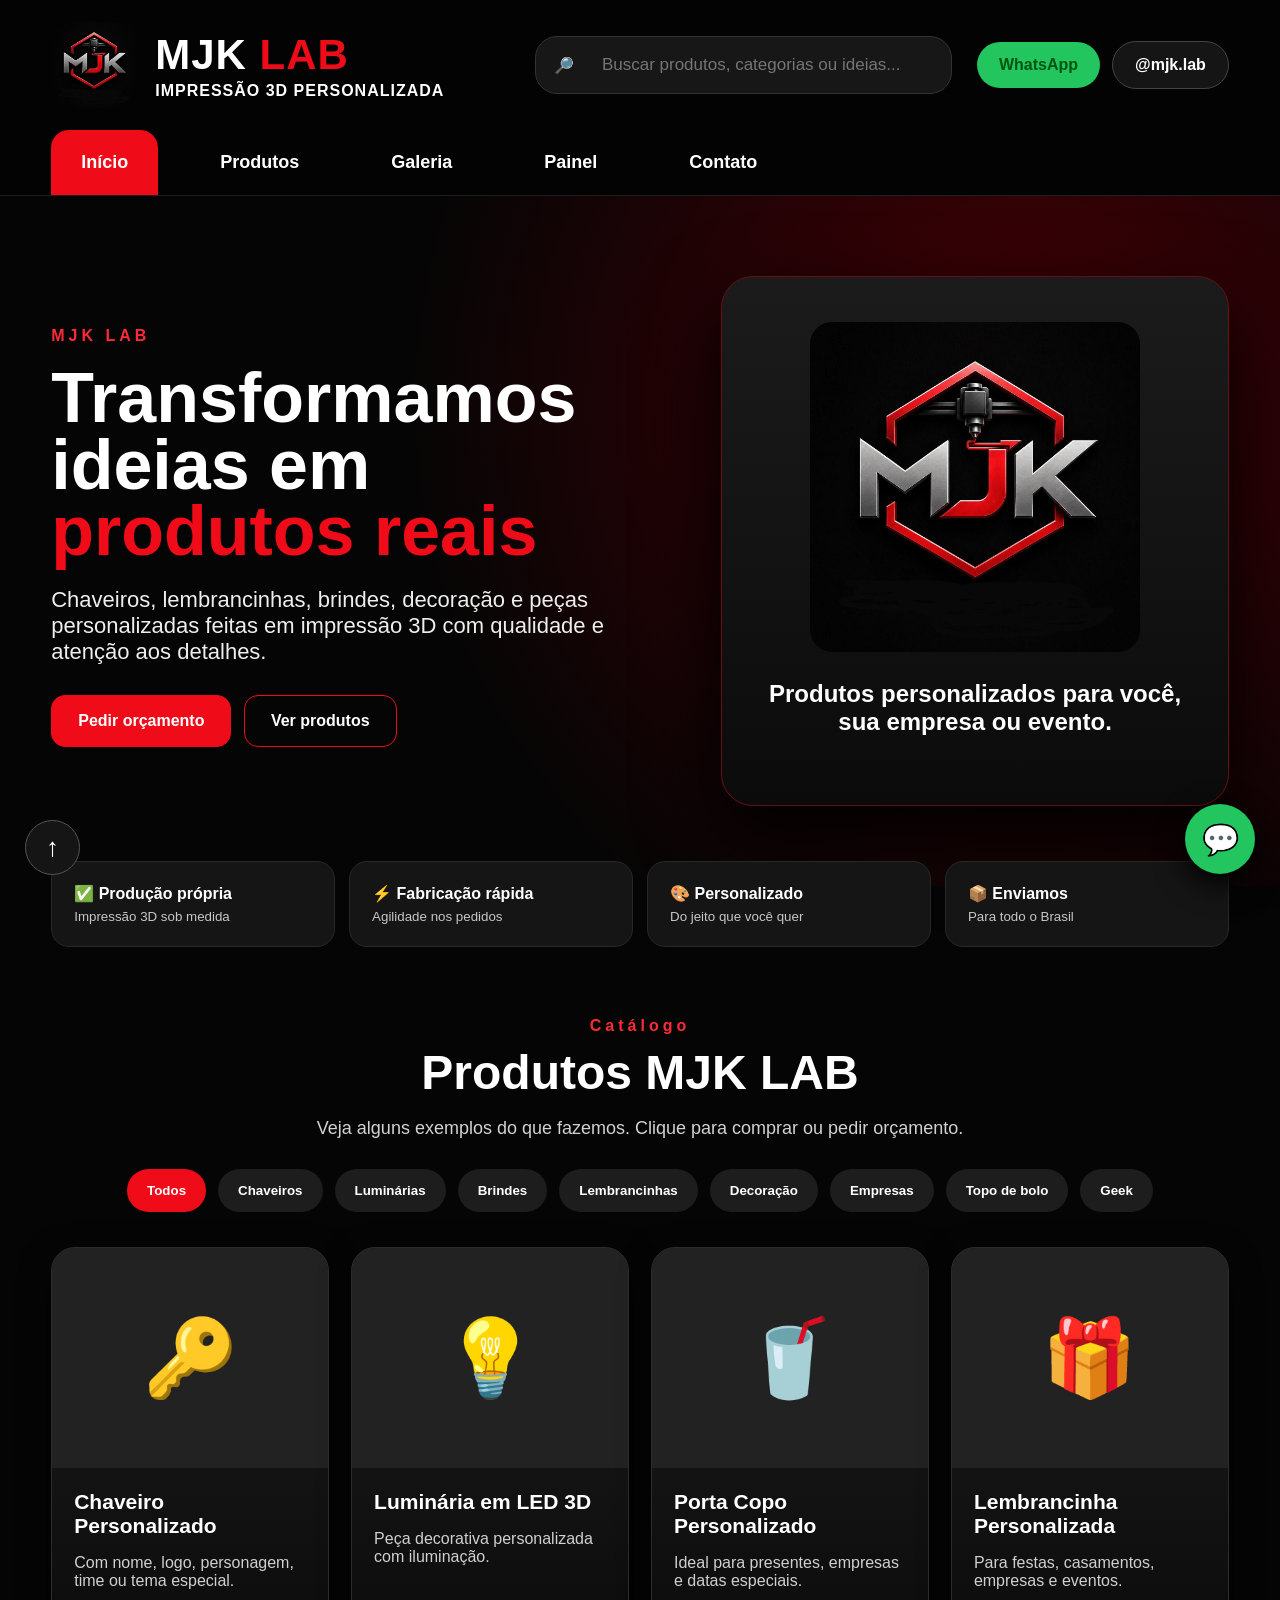
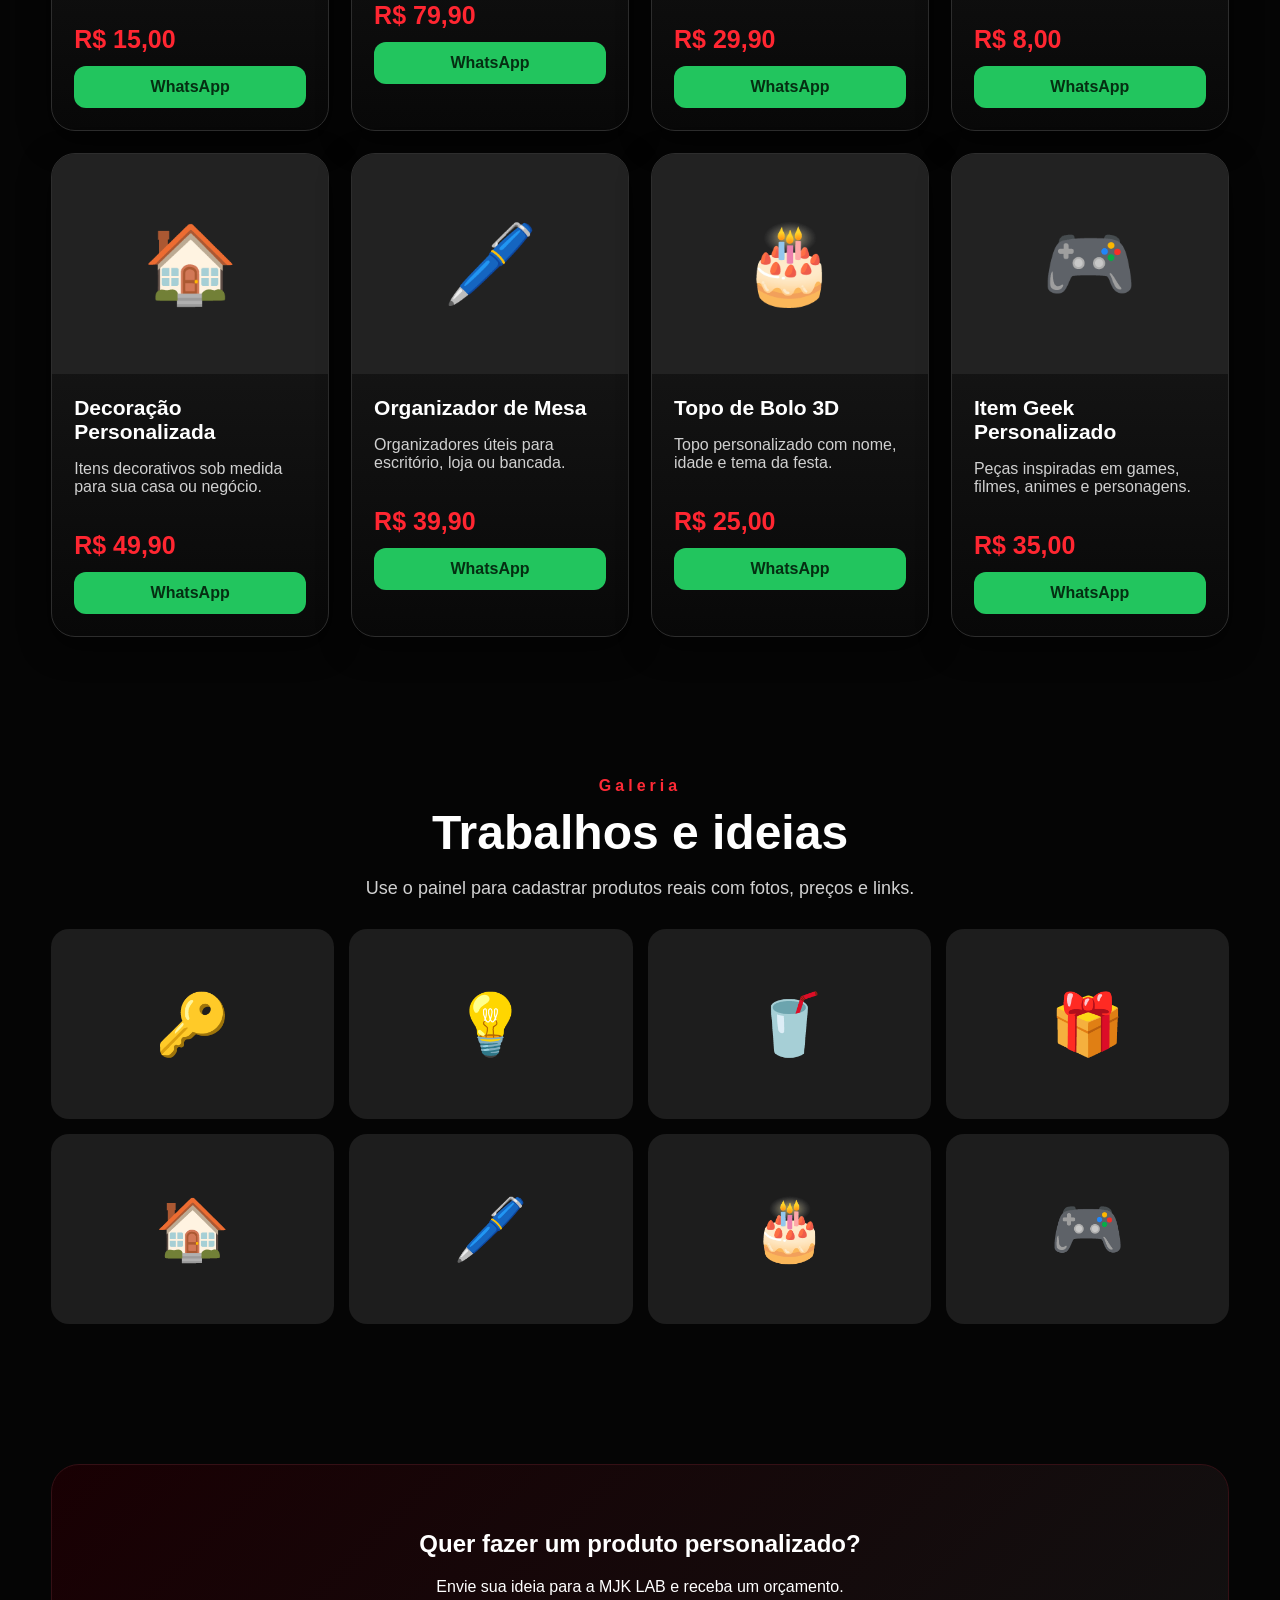
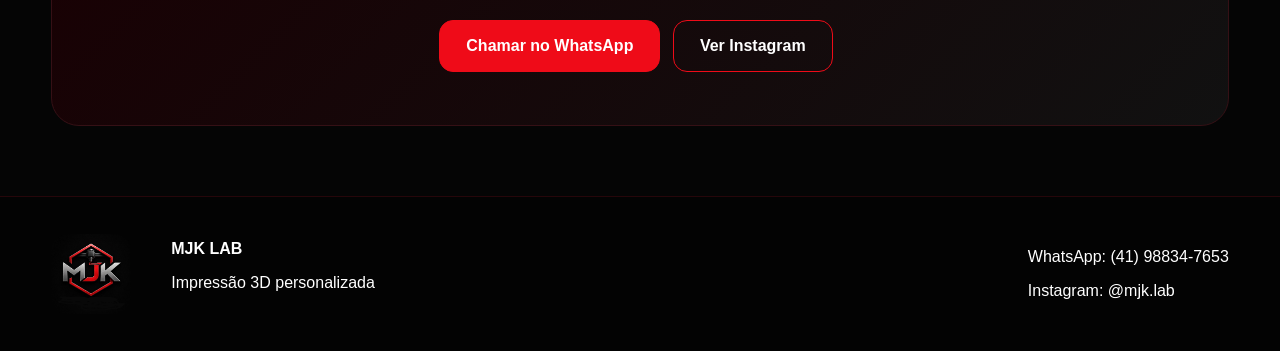
<file: index.html>
<!DOCTYPE html>
<html lang="pt-BR">
<head>
  <meta charset="UTF-8" />
  <meta name="viewport" content="width=device-width, initial-scale=1.0" />
  <title>MJK LAB | Impressão 3D Personalizada</title>
  <meta name="description" content="MJK LAB - impressão 3D personalizada, chaveiros, brindes, lembrancinhas, decoração e produtos sob medida." />
  <link rel="stylesheet" href="estilo.css" />
</head>
<body>
  <header class="topo" id="topo">
    <div class="container topo-grid">
      <a class="brand" href="#inicio">
        <img src="logo-mjk.jpg" alt="Logo MJK LAB" />
        <div>
          <h1>MJK <span>LAB</span></h1>
          <p>IMPRESSÃO 3D PERSONALIZADA</p>
        </div>
      </a>
      <div class="search-wrap"><span>🔎</span><input id="busca" placeholder="Buscar produtos, categorias ou ideias..." /></div>
      <div class="top-links">
        <a class="whats" href="https://wa.me/5541988347653" target="_blank">WhatsApp</a>
        <a class="insta" href="https://instagram.com/mjk.lab" target="_blank">@mjk.lab</a>
      </div>
    </div>
    <nav class="menu container">
      <a href="#inicio">Início</a>
      <a href="#produtos">Produtos</a>
      <a href="#galeria">Galeria</a>
      <a href="admin.html">Painel</a>
      <a href="#contato">Contato</a>
    </nav>
  </header>

  <main>
    <section class="hero" id="inicio">
      <div class="container hero-grid">
        <div class="hero-text">
          <span class="tag">MJK LAB</span>
          <h2>Transformamos ideias em <strong>produtos reais</strong></h2>
          <p>Chaveiros, lembrancinhas, brindes, decoração e peças personalizadas feitas em impressão 3D com qualidade e atenção aos detalhes.</p>
          <div class="hero-actions">
            <a class="btn primary" href="https://wa.me/5541988347653?text=Olá!%20Quero%20fazer%20um%20orçamento%20com%20a%20MJK%20LAB" target="_blank">Pedir orçamento</a>
            <a class="btn outline" href="#produtos">Ver produtos</a>
          </div>
        </div>
        <div class="hero-card">
          <img src="logo-mjk.jpg" alt="MJK LAB" />
          <h3>Produtos personalizados para você, sua empresa ou evento.</h3>
        </div>
      </div>
    </section>

    <section class="diferenciais">
      <div class="container cards-mini">
        <div>✅ <b>Produção própria</b><small>Impressão 3D sob medida</small></div>
        <div>⚡ <b>Fabricação rápida</b><small>Agilidade nos pedidos</small></div>
        <div>🎨 <b>Personalizado</b><small>Do jeito que você quer</small></div>
        <div>📦 <b>Enviamos</b><small>Para todo o Brasil</small></div>
      </div>
    </section>

    <section class="secao" id="produtos">
      <div class="container">
        <div class="titulo">
          <span>Catálogo</span>
          <h2>Produtos MJK LAB</h2>
          <p>Veja alguns exemplos do que fazemos. Clique para comprar ou pedir orçamento.</p>
        </div>
        <div id="filtros" class="filtros"></div>
        <div id="listaProdutos" class="grid-produtos"></div>
      </div>
    </section>

    <section class="secao galeria" id="galeria">
      <div class="container">
        <div class="titulo">
          <span>Galeria</span>
          <h2>Trabalhos e ideias</h2>
          <p>Use o painel para cadastrar produtos reais com fotos, preços e links.</p>
        </div>
        <div class="galeria-grid" id="galeriaGrid"></div>
      </div>
    </section>

    <section class="secao contato" id="contato">
      <div class="container contato-card">
        <h2>Quer fazer um produto personalizado?</h2>
        <p>Envie sua ideia para a MJK LAB e receba um orçamento.</p>
        <div class="hero-actions">
          <a class="btn primary" href="https://wa.me/5541988347653" target="_blank">Chamar no WhatsApp</a>
          <a class="btn outline" href="https://instagram.com/mjk.lab" target="_blank">Ver Instagram</a>
        </div>
      </div>
    </section>
  </main>

  <a class="float-whats" href="https://wa.me/5541988347653" target="_blank">💬</a>
  <a class="voltar" href="#topo">↑</a>

  <footer>
    <div class="container footer-grid">
      <img src="logo-mjk.jpg" alt="MJK LAB" />
      <div><b>MJK LAB</b><p>Impressão 3D personalizada</p></div>
      <div><p>WhatsApp: (41) 98834-7653</p><p>Instagram: @mjk.lab</p></div>
    </div>
  </footer>
  <script src="script.js"></script>
</body>
</html>
</file>
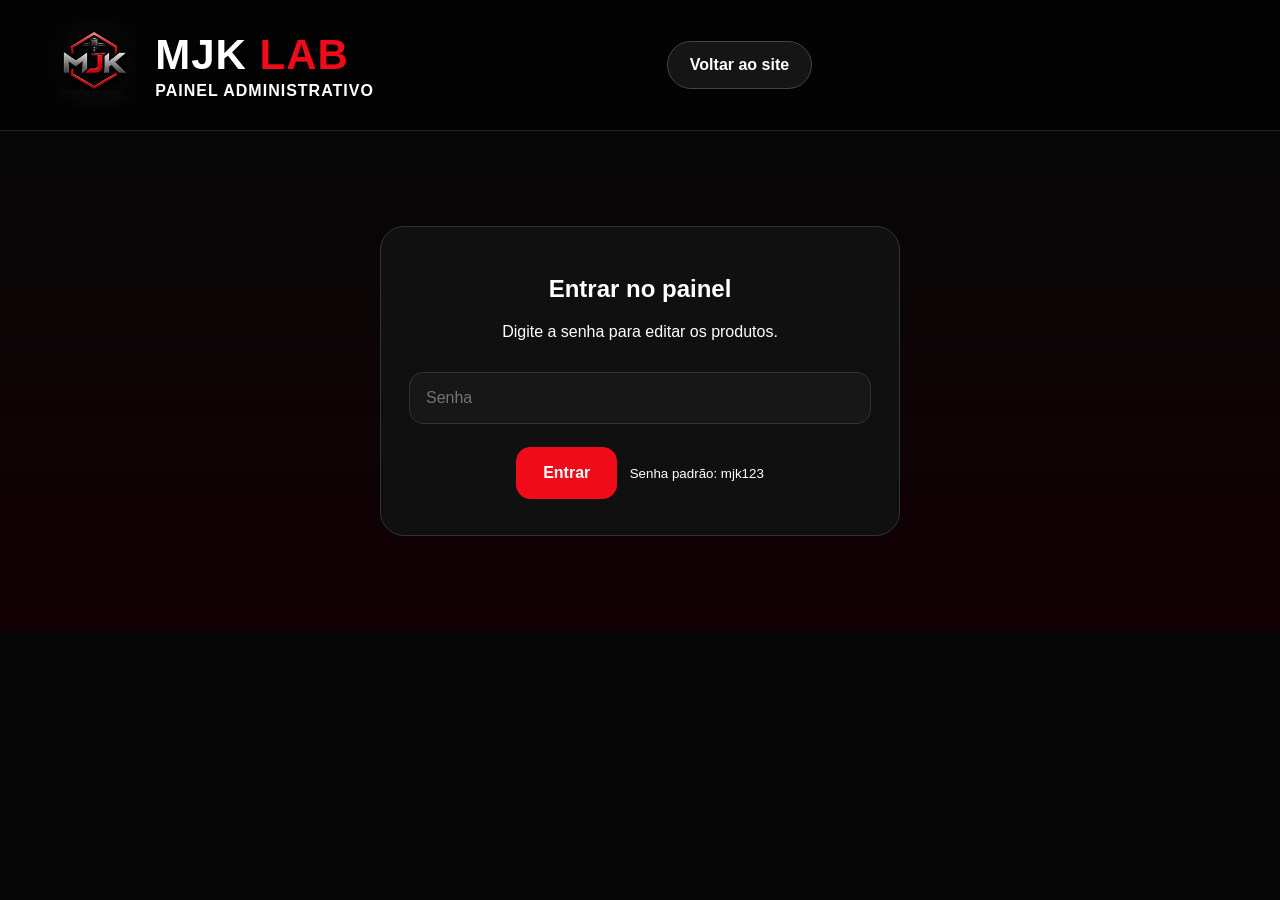
<file: admin.html>
<!DOCTYPE html>
<html lang="pt-BR">
<head>
  <meta charset="UTF-8" />
  <meta name="viewport" content="width=device-width, initial-scale=1.0" />
  <title>Painel MJK LAB</title>
  <link rel="stylesheet" href="estilo.css" />
</head>
<body>
  <header class="topo" id="topo">
    <div class="container topo-grid">
      <a class="brand" href="index.html">
        <img src="logo-mjk.jpg" alt="Logo MJK LAB" />
        <div><h1>MJK <span>LAB</span></h1><p>PAINEL ADMINISTRATIVO</p></div>
      </a>
      <div class="top-links"><a class="insta" href="index.html">Voltar ao site</a></div>
    </div>
  </header>

  <main>
    <section class="secao painel" id="painel">
      <div class="container">
        <div id="loginBox" class="admin-login">
          <h2>Entrar no painel</h2>
          <p>Digite a senha para editar os produtos.</p>
          <input type="password" id="senhaPainel" placeholder="Senha" />
          <button class="btn primary" id="entrarPainel">Entrar</button>
          <small>Senha padrão: mjk123</small>
        </div>

        <div id="adminArea" class="admin-area escondido">
          <div class="titulo">
            <span>Painel</span>
            <h2>Adicionar ou editar produto</h2>
            <p>Escolha a imagem do computador. Ela será enviada para o ImgBB e ficará online para todos.</p>
          </div>

          <form id="formProduto" class="form-card">
            <input type="hidden" id="produtoId" />
            <input type="hidden" id="imagem" />

            <label>Nome do produto<input id="nome" required placeholder="Ex: Chaveiro Copa do Mundo" /></label>
            <label>Preço<input id="preco" required placeholder="Ex: 15,00" /></label>
            <label>Categoria
              <select id="categoria">
                <option>Chaveiros</option><option>Luminárias</option><option>Lembrancinhas</option><option>Brindes</option><option>Decoração</option><option>Geek</option><option>Empresas</option><option>Topo de bolo</option>
              </select>
            </label>
            <label>Emoji ou link manual da imagem<input id="imagemManual" placeholder="Opcional: 🔑 ou https://...jpg" /></label>
            <label class="full">Descrição<textarea id="descricao" required placeholder="Descrição do produto"></textarea></label>

            <div class="upload-box full">
              <label class="upload-label">📷 Escolher imagem do computador
                <input type="file" id="imagemArquivo" accept="image/*" />
              </label>
              <div id="uploadStatus">Nenhuma imagem enviada.</div>
              <div id="previewImagem" class="preview"></div>
            </div>

            <label>Link da Shopee<input id="shopee" placeholder="https://shopee.com.br/..." /></label>
            <label>Link Mercado Livre<input id="mercadolivre" placeholder="https://mercadolivre.com.br/..." /></label>
            <button class="btn primary" type="submit">Salvar produto</button>
            <button class="btn outline" type="button" id="limpar">Limpar</button>
          </form>

          <div class="admin-lista">
            <h2>Produtos cadastrados</h2>
            <div id="adminProdutos"></div>
          </div>
        </div>
      </div>
    </section>
  </main>
  <script src="script.js"></script>
</body>
</html>
</file>
<file: estilo.css>
:root{--bg:#050505;--panel:#111;--panel2:#181818;--red:#ef0b18;--red2:#b7000a;--txt:#fff;--muted:#c7c7c7;--line:#2b2b2b;--green:#22c55e}*{box-sizing:border-box}html{scroll-behavior:smooth}body{margin:0;background:var(--bg);color:var(--txt);font-family:Arial,Helvetica,sans-serif}a{text-decoration:none;color:inherit}.container{width:min(1200px,92%);margin:auto}.topo{background:#030303;border-bottom:1px solid #1f1f1f;position:sticky;top:0;z-index:10}.topo-grid{display:grid;grid-template-columns:1.1fr 1fr auto;align-items:center;gap:25px;padding:22px 0}.brand{display:flex;align-items:center;gap:18px}.brand img{width:86px;height:86px;object-fit:cover;border-radius:18px}.brand h1{margin:0;font-size:42px;letter-spacing:1px}.brand h1 span{color:var(--red)}.brand p{margin:3px 0 0;font-weight:bold;letter-spacing:1px}.search-wrap{display:flex;align-items:center;gap:10px;background:#171717;border:1px solid #333;border-radius:22px;padding:0 18px}.search-wrap input{width:100%;background:transparent;border:0;outline:0;color:#fff;padding:18px;font-size:17px}.top-links{display:flex;gap:12px;align-items:center}.whats,.insta{padding:14px 22px;border-radius:30px;font-weight:900}.whats{background:var(--green);color:#051}.insta{border:1px solid #444;background:#151515}.menu{display:flex;gap:32px;padding:0}.menu a{font-weight:900;font-size:18px;padding:22px 30px;border-radius:18px 18px 0 0}.menu a:hover,.menu a:first-child{background:var(--red)}.hero{background:radial-gradient(circle at 80% 30%,#460006,#050505 55%),linear-gradient(120deg,#050505,#260005);padding:80px 0}.hero-grid{display:grid;grid-template-columns:1.1fr .9fr;gap:50px;align-items:center}.tag,.titulo span{color:#ff2a36;font-weight:900;letter-spacing:4px}.hero h2{font-size:70px;line-height:.95;margin:20px 0}.hero strong{color:var(--red)}.hero p{font-size:22px;color:#eee;max-width:650px}.btn{display:inline-block;border:1px solid var(--red);border-radius:14px;padding:16px 26px;font-weight:900;margin:8px 8px 8px 0;cursor:pointer;font-size:16px}.primary{background:var(--red);color:white}.primary:hover{background:var(--red2)}.outline{background:transparent;color:white}.hero-card{background:linear-gradient(180deg,#1b1b1b,#0b0b0b);border:1px solid #641017;border-radius:32px;padding:45px;text-align:center;box-shadow:0 30px 80px #000}.hero-card img{max-width:330px;width:80%;border-radius:22px}.hero-card h3{font-size:24px}.diferenciais{margin-top:-25px}.cards-mini{display:grid;grid-template-columns:repeat(4,1fr);gap:14px}.cards-mini div{background:#151515;border:1px solid #282828;border-radius:18px;padding:22px}.cards-mini small{display:block;color:var(--muted);margin-top:6px}.secao{padding:70px 0}.titulo{text-align:center;margin-bottom:30px}.titulo h2{font-size:48px;margin:10px 0}.titulo p{color:#d2d2d2;font-size:18px}.filtros{display:flex;gap:12px;flex-wrap:wrap;justify-content:center;margin-bottom:35px}.filtros button{border:0;background:#1d1d1d;color:#fff;border-radius:999px;padding:14px 20px;font-weight:900;cursor:pointer}.filtros button.ativo{background:var(--red)}.grid-produtos{display:grid;grid-template-columns:repeat(4,1fr);gap:22px}.produto{background:linear-gradient(180deg,#1d1d1d,#080808);border:1px solid #2d2d2d;border-radius:24px;overflow:hidden;box-shadow:0 10px 30px #0008}.foto{height:220px;display:flex;align-items:center;justify-content:center;font-size:76px;background:#222}.foto img{width:100%;height:100%;object-fit:cover}.info{padding:22px}.info h3{margin:0 0 12px;font-size:21px}.info p{color:#d0d0d0;min-height:55px}.preco{display:block;color:#ff2631;font-size:25px;font-weight:900;margin:12px 0}.botoes{display:flex;flex-direction:column;gap:8px}.botoes a,.botoes button{border:0;border-radius:12px;padding:12px 10px;font-weight:900;text-align:center;cursor:pointer}.botoes a{background:var(--red);color:#fff}.botoes .ml{background:#ffe600;color:#111}.botoes .wa{background:var(--green);color:#052e12}.edit{background:#333;color:#fff}.del{background:#5d0b11;color:#fff}.galeria-grid{display:grid;grid-template-columns:repeat(4,1fr);gap:15px}.galeria-grid div{height:190px;border-radius:18px;overflow:hidden;background:#1d1d1d;display:flex;align-items:center;justify-content:center;font-size:60px}.galeria-grid img{width:100%;height:100%;object-fit:cover}.contato-card{background:linear-gradient(135deg,#190003,#111);border:1px solid #351015;border-radius:28px;padding:45px;text-align:center}.float-whats{position:fixed;right:25px;bottom:26px;background:var(--green);width:70px;height:70px;border-radius:50%;display:grid;place-items:center;font-size:30px;z-index:20;box-shadow:0 10px 30px #000}.voltar{position:fixed;left:25px;bottom:25px;border:1px solid #555;background:#151515;width:55px;height:55px;border-radius:50%;display:grid;place-items:center;font-size:26px;z-index:20}footer{border-top:1px solid #26060a;padding:35px 0;background:#030303}.footer-grid{display:grid;grid-template-columns:100px 1fr auto;align-items:center;gap:20px}.footer-grid img{width:80px;border-radius:16px}.painel{background:linear-gradient(180deg,#070707,#120003)}.admin-login,.form-card,.admin-lista{background:#101010;border:1px solid #333;border-radius:24px;padding:28px;max-width:1060px;margin:25px auto}.admin-login{max-width:520px;text-align:center}.admin-login input{width:100%;margin:15px 0;background:#171717;border:1px solid #333;color:#fff;border-radius:14px;padding:16px;font-size:16px}.escondido{display:none}.form-card{display:grid;grid-template-columns:1fr 1fr;gap:18px}.form-card label{font-weight:900}.form-card input,.form-card select,.form-card textarea{width:100%;margin-top:10px;background:#171717;border:1px solid #333;color:#fff;border-radius:14px;padding:16px;font-size:16px}.form-card textarea{min-height:120px}.full{grid-column:1/-1}.upload-box{background:#151515;border:1px dashed #444;border-radius:18px;padding:18px}.upload-label{display:inline-block;background:#252525;border:1px solid #444;padding:16px 22px;border-radius:14px;cursor:pointer}.upload-label input{display:none}.preview img{max-width:220px;margin-top:15px;border-radius:16px}.admin-produto{display:grid;grid-template-columns:90px 1fr auto;gap:16px;align-items:center;border-bottom:1px solid #282828;padding:16px 0}.admin-produto img{width:80px;height:80px;object-fit:cover;border-radius:12px}.admin-produto .emoji{font-size:46px}.admin-produto button{margin-left:8px}.alerta{background:#381015;color:#fff;padding:14px;border-radius:12px;margin:10px 0}@media(max-width:900px){.topo-grid,.hero-grid,.footer-grid{grid-template-columns:1fr}.grid-produtos,.cards-mini,.galeria-grid{grid-template-columns:repeat(2,1fr)}.hero h2{font-size:48px}.form-card{grid-template-columns:1fr}.menu{overflow:auto}.top-links{flex-wrap:wrap}}@media(max-width:560px){.grid-produtos,.cards-mini,.galeria-grid{grid-template-columns:1fr}.brand h1{font-size:32px}.brand img{width:68px;height:68px}.hero h2{font-size:42px}.titulo h2{font-size:34px}}


/* ===== Correção para celular - MJK LAB ===== */
html, body { max-width: 100%; overflow-x: hidden; }
img { max-width: 100%; }

@media (max-width: 760px) {
  .container { width: 92%; }
  .topo { position: relative; }
  .topo-grid {
    display: flex;
    flex-direction: column;
    align-items: center;
    gap: 18px;
    padding: 22px 0 16px;
    text-align: center;
  }
  .brand {
    width: 100%;
    justify-content: center;
    align-items: center;
    gap: 12px;
  }
  .brand img {
    width: 74px;
    height: 74px;
    border-radius: 16px;
    flex: 0 0 auto;
  }
  .brand h1 {
    font-size: 36px;
    line-height: 1;
    white-space: nowrap;
  }
  .brand p {
    font-size: 15px;
    line-height: 1.2;
    max-width: 220px;
  }
  .search-wrap {
    width: 100%;
    border-radius: 18px;
    padding: 0 14px;
  }
  .search-wrap input {
    padding: 16px 8px;
    font-size: 15px;
  }
  .top-links {
    width: 100%;
    justify-content: center;
    gap: 10px;
  }
  .whats, .insta {
    padding: 13px 20px;
    font-size: 15px;
  }
  .menu {
    width: 100%;
    display: grid;
    grid-template-columns: 1fr 1fr;
    gap: 10px;
    padding: 14px 0;
    overflow: visible;
  }
  .menu a {
    width: 100%;
    text-align: center;
    padding: 15px 8px;
    border-radius: 15px;
    font-size: 16px;
    background: #111;
    border: 1px solid #222;
  }
  .menu a:hover, .menu a:first-child { background: var(--red); }

  .hero { padding: 48px 0 38px; }
  .hero-grid {
    display: flex;
    flex-direction: column;
    gap: 28px;
    text-align: center;
  }
  .hero h2 {
    font-size: 44px;
    line-height: 0.98;
    margin: 12px 0;
  }
  .hero p {
    font-size: 17px;
    line-height: 1.35;
    margin-left: auto;
    margin-right: auto;
  }
  .hero-card {
    padding: 26px;
    border-radius: 24px;
  }
  .hero-card img { width: 78%; }

  .secao { padding: 45px 0; }
  .titulo h2 { font-size: 32px; line-height: 1.1; }
  .titulo p { font-size: 16px; }
  .filtros {
    justify-content: flex-start;
    overflow-x: auto;
    flex-wrap: nowrap;
    padding-bottom: 8px;
  }
  .filtros button { white-space: nowrap; }

  .grid-produtos, .cards-mini, .galeria-grid {
    grid-template-columns: 1fr;
  }
  .produto { border-radius: 22px; }
  .foto { height: 210px; font-size: 64px; }
  .info { padding: 20px; }
  .info h3 { font-size: 22px; }
  .info p { min-height: auto; font-size: 16px; }
  .preco { font-size: 28px; }
  .botoes a, .botoes button { padding: 14px 10px; }

  .float-whats {
    right: 18px;
    bottom: 18px;
    width: 58px;
    height: 58px;
    font-size: 24px;
  }
  .voltar {
    left: 18px;
    bottom: 18px;
    width: 48px;
    height: 48px;
    font-size: 22px;
  }
  footer { padding-bottom: 95px; }
  .footer-grid {
    display: flex;
    flex-direction: column;
    text-align: center;
  }
  .form-card { grid-template-columns: 1fr; }
  .admin-produto {
    grid-template-columns: 70px 1fr;
  }
  .admin-produto > div:last-child {
    grid-column: 1 / -1;
    display: flex;
    gap: 10px;
  }
  .admin-produto button {
    margin-left: 0;
    flex: 1;
  }
}

@media (max-width: 390px) {
  .brand h1 { font-size: 31px; }
  .brand img { width: 64px; height: 64px; }
  .hero h2 { font-size: 38px; }
  .whats, .insta { padding: 12px 16px; }
  .menu a { font-size: 15px; }
}
</file>
